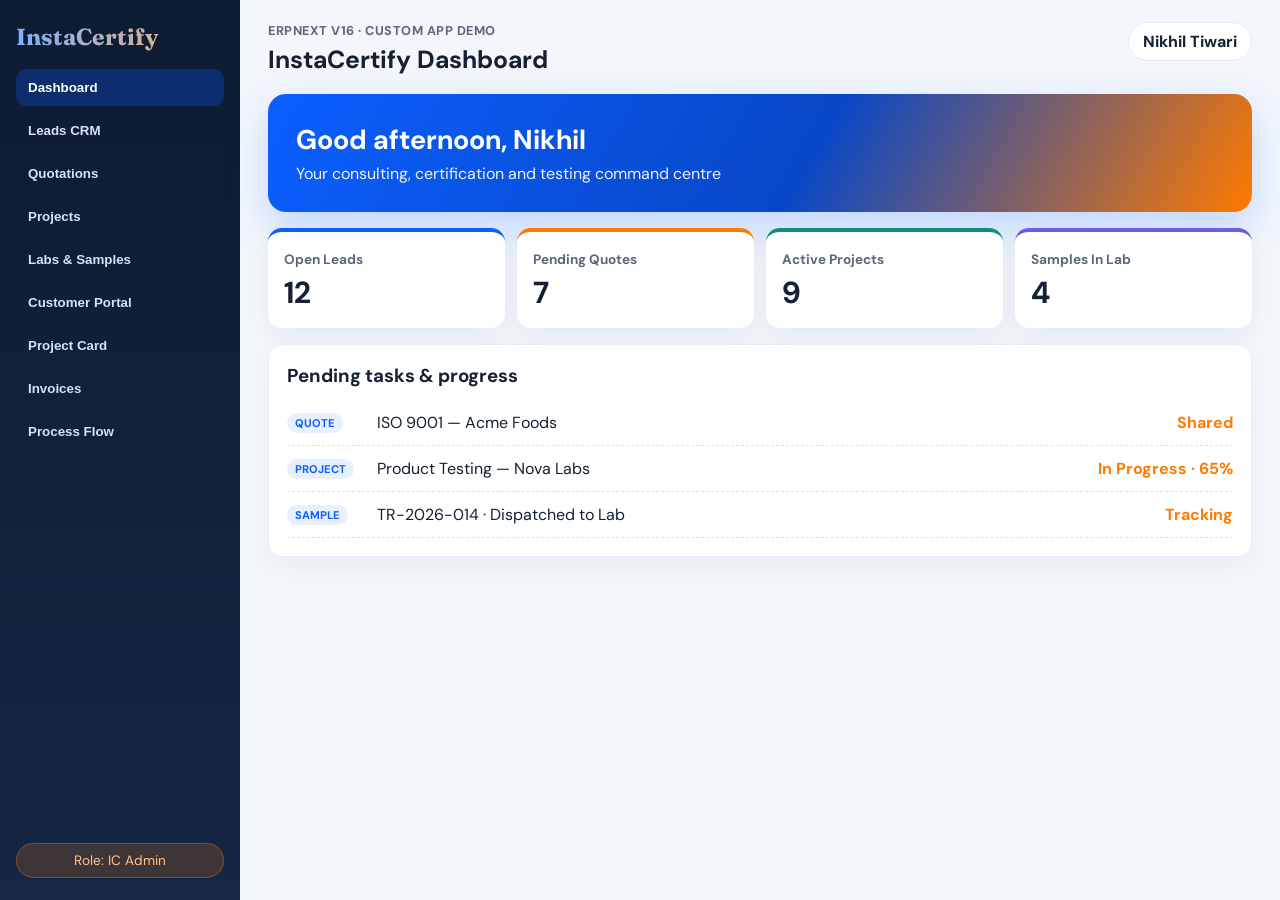
<file: demo/index.html>
<!DOCTYPE html>
<html lang="en">
<head>
  <meta charset="UTF-8" />
  <meta name="viewport" content="width=device-width, initial-scale=1" />
  <title>InstaCertify ERP — Demo Walkthrough</title>
  <link rel="preconnect" href="https://fonts.googleapis.com" />
  <link href="https://fonts.googleapis.com/css2?family=DM+Sans:wght@400;600;700;800&family=Fraunces:wght@700&display=swap" rel="stylesheet" />
  <link rel="stylesheet" href="styles.css" />
</head>
<body>
  <div class="app">
    <aside class="sidebar">
      <div class="brand">InstaCertify</div>
      <nav>
        <button class="nav active" data-view="dashboard">Dashboard</button>
        <button class="nav" data-view="leads">Leads CRM</button>
        <button class="nav" data-view="quotes">Quotations</button>
        <button class="nav" data-view="projects">Projects</button>
        <button class="nav" data-view="testing">Labs & Samples</button>
        <button class="nav" data-view="portal">Customer Portal</button>
        <button class="nav" data-view="projectcard">Project Card</button>
        <button class="nav" data-view="invoices">Invoices</button>
        <button class="nav" data-view="flow">Process Flow</button>
      </nav>
      <div class="role-pill">Role: IC Admin</div>
    </aside>

    <main>
      <header class="topbar">
        <div>
          <div class="eyebrow">ERPNext v16 · Custom App Demo</div>
          <h1 id="page-title">InstaCertify Dashboard</h1>
        </div>
        <div class="user">Nikhil Tiwari</div>
      </header>

      <section id="view-dashboard" class="view active">
        <div class="hero">
          <h2>Good afternoon, Nikhil</h2>
          <p>Your consulting, certification and testing command centre</p>
        </div>
        <div class="cards">
          <article class="card" style="--c:#0B5FFF"><span>Open Leads</span><strong>12</strong></article>
          <article class="card" style="--c:#FF7A00"><span>Pending Quotes</span><strong>7</strong></article>
          <article class="card" style="--c:#128C7E"><span>Active Projects</span><strong>9</strong></article>
          <article class="card" style="--c:#6C5CE7"><span>Samples In Lab</span><strong>4</strong></article>
        </div>
        <div class="panel">
          <h3>Pending tasks & progress</h3>
          <div class="task"><b>Quote</b><span>ISO 9001 — Acme Foods</span><em>Shared</em></div>
          <div class="task"><b>Project</b><span>Product Testing — Nova Labs</span><em>In Progress · 65%</em></div>
          <div class="task"><b>Sample</b><span>TR-2026-014 · Dispatched to Lab</span><em>Tracking</em></div>
        </div>
      </section>

      <section id="view-leads" class="view">
        <div class="panel">
          <div class="panel-head">
            <h3>IC Lead</h3>
            <button class="btn">+ New Lead</button>
          </div>
          <table>
            <thead><tr><th>Person</th><th>Company</th><th>Type</th><th>Source</th><th>Size</th><th>State</th><th>Status</th></tr></thead>
            <tbody>
              <tr><td>Riya Shah</td><td>Acme Foods</td><td>Service</td><td>IndiaMART</td><td>Medium</td><td>Maharashtra</td><td><span class="tag orange">Open</span></td></tr>
              <tr><td>Amit Verma</td><td>Nova Labs</td><td>Testing</td><td>Google</td><td>Small</td><td>Karnataka</td><td><span class="tag blue">Qualified</span></td></tr>
              <tr><td>Sana Khan</td><td>GreenChem</td><td>Both</td><td>Consultant</td><td>Large</td><td>Delhi</td><td><span class="tag green">Won</span></td></tr>
            </tbody>
          </table>
        </div>
      </section>

      <section id="view-quotes" class="view">
        <div class="split">
          <div class="panel">
            <h3>IC Quotation · IC-QTN-2026-0042</h3>
            <label>Customer</label>
            <select>
              <option value="">Select Customer</option>
              <option selected>ABC Electronics</option>
              <option>Nova Labs GmbH</option>
              <option>GreenChem India</option>
            </select>
            <label>Template</label>
            <select><option>ISO 9001 Standard Pack</option><option>Product Testing Pack</option><option>Certificate Renewal</option></select>
            <label>Service</label>
            <input value="ISO 9001 Certification" readonly />
            <label>Currency</label>
            <input value="INR" readonly />
            <table class="mini">
              <thead><tr><th>Cost Type</th><th>Payable To</th><th>Amount</th><th>Revenue?</th></tr></thead>
              <tbody>
                <tr><td>Consulting</td><td>InstaCertify</td><td>₹75,000</td><td>Yes</td></tr>
                <tr><td>Lab / Testing</td><td>InstaCertify</td><td>₹18,000</td><td>Yes</td></tr>
                <tr><td>Government Fees</td><td>Government Portal</td><td>₹12,000</td><td>No</td></tr>
              </tbody>
            </table>
            <div class="totals">
              <div>Our Revenue <b>₹93,000</b></div>
              <div>Grand Total <b>₹1,05,000</b></div>
            </div>
            <div class="actions">
              <button class="btn">Share with Customer</button>
              <button class="btn ghost">Save as Template</button>
              <button class="btn accent">Start Project</button>
            </div>
          </div>
          <div class="panel portal-preview">
            <div class="logo">InstaCertify</div>
            <h4>Customer Quote Link</h4>
            <p>/quote/ab12…xy90</p>
            <div class="qr">QR</div>
            <p class="muted">Barcode IC-QUOTATION-9F2A…</p>
            <div class="actions">
              <button class="btn">Accept Quote</button>
              <button class="btn ghost">Request Changes</button>
            </div>
          </div>
        </div>
      </section>

      <section id="view-projects" class="view">
        <div class="panel">
          <h3>IC Project · Acme Foods — ISO 9001</h3>
          <div class="progress"><div style="width:65%"></div></div>
          <p class="muted">Progress 65% · Operations Manager assigned</p>
          <div class="grid3">
            <div class="tile"><h4>Deliverables</h4><p>Certificate draft.pdf<br>Audit photos.zip</p></div>
            <div class="tile"><h4>Credentials</h4><p>Portal login stored<br>GST credentials</p></div>
            <div class="tile"><h4>Document Library</h4><p>TRF shared<br>3/5 files uploaded</p></div>
          </div>
        </div>
      </section>

      <section id="view-testing" class="view">
        <div class="split">
          <div class="panel">
            <h3>Lab Library</h3>
            <table>
              <thead><tr><th>Lab</th><th>Location</th><th>Accreditation</th><th>Price</th></tr></thead>
              <tbody>
                <tr><td>NABL Test Hub</td><td>Pune</td><td>ISO/IEC 17025</td><td>₹4,500</td></tr>
                <tr><td>Metro Analytical</td><td>Chennai</td><td>NABL</td><td>₹6,200</td></tr>
              </tbody>
            </table>
          </div>
          <div class="panel">
            <h3>Sample Tracking</h3>
            <div class="steps">
              <span class="done">Received</span>
              <span class="done">Dispatched</span>
              <span class="now">Testing</span>
              <span>Report</span>
              <span>Shared</span>
            </div>
            <p>Tracking code <b>SMP-A91C2F</b></p>
            <div class="qr">Sample QR</div>
          </div>
        </div>
      </section>

      <section id="view-portal" class="view">
        <div class="panel portal-preview wide">
          <div class="logo">InstaCertify</div>
          <h3>Customer portals (no login)</h3>
          <ul class="links">
            <li><code>/quote/&lt;token&gt;</code> — accept or request changes</li>
            <li><code>/docs-upload/&lt;token&gt;</code> — checklist PDF/image upload</li>
            <li><code>/customer-project/&lt;token&gt;</code> — project progress card</li>
            <li><code>/customer-credentials/&lt;token&gt;</code> — shareable login credentials</li>
            <li><code>/pay-invoice/&lt;token&gt;</code> — Zoho-style payment link</li>
            <li><code>/invoice-portal/&lt;token&gt;</code> — customer invoice portal</li>
          </ul>
        </div>
      </section>

      <section id="view-projectcard" class="view">
        <div class="panel portal-preview" style="max-width:480px;margin:0 auto;border-top:5px solid #0B5FFF">
          <div class="logo">INSTACERTIFY</div>
          <h2 style="margin:16px 0 4px">ABC Electronics</h2>
          <h3 style="margin:0 0 14px;color:#5b677a;font-weight:600">BIS CRS Certification</h3>
          <div style="display:flex;justify-content:space-between;font-weight:700"><span>Project Progress</span><span>65%</span></div>
          <div class="progress"><div style="width:65%"></div></div>
          <h4>DOCUMENTS</h4>
          <p style="color:#0f7a5a;margin:6px 0">✓ Company Registration</p>
          <p style="color:#0f7a5a;margin:6px 0">✓ Authorization Letter</p>
          <p style="color:#0f7a5a;margin:6px 0">✓ Test Report</p>
          <p style="color:#b35400;margin:6px 0">⚠ Product Specification · UPLOAD</p>
          <p style="color:#b35400;margin:6px 0">⚠ Trademark Certificate · UPLOAD</p>
          <div style="text-align:center;margin:14px 0"><button class="btn">Upload Documents</button></div>
          <h4>REPORTS</h4>
          <p>📄 Test Report — View / Download</p>
          <p>📄 Application Report — View / Download</p>
          <h4>MESSAGES</h4>
          <p style="background:#f5f8ff;padding:10px;border-left:4px solid #0B5FFF;border-radius:8px">"Please provide updated Product Specification and Trademark Certificate…"</p>
        </div>
      </section>

      <section id="view-invoices" class="view">
        <div class="panel">
          <h3>IC Invoice · Zoho-style</h3>
          <table>
            <thead><tr><th>Invoice</th><th>Customer</th><th>Currency</th><th>Tax</th><th>Total</th><th>Status</th></tr></thead>
            <tbody>
              <tr><td>IC-INV-2026-0001</td><td>ABC Electronics</td><td>INR</td><td>CGST+SGST</td><td>₹1,09,740</td><td><span class="tag blue">Approved</span></td></tr>
              <tr><td>IC-INV-2026-0002</td><td>Nova Labs GmbH</td><td>USD</td><td>Export (Zero Rated)</td><td>$2,200</td><td><span class="tag orange">Partially Paid</span></td></tr>
            </tbody>
          </table>
          <p class="muted" style="margin-top:12px">Auto: place of supply · HSN/SAC · GSTIN validation · reverse charge · payment links · reminders · credit notes · recurring</p>
        </div>
      </section>

      <section id="view-flow" class="view">
        <div class="panel">
          <h3>End-to-end process</h3>
          <div class="flow">
            <div>Lead CRM</div><i>→</i>
            <div>Quote + Template</div><i>→</i>
            <div>Customer Accept</div><i>→</i>
            <div>Project</div><i>→</i>
            <div>Docs / TRF</div><i>→</i>
            <div>Lab & Sample</div><i>→</i>
            <div>Report / Invoice</div>
          </div>
          <p class="muted">Revenue counted from Consulting + Lab charges · Govt fees tracked separately · Roles: Admin, All Ops Manager, Sales, Operations, HR</p>
        </div>
      </section>
    </main>
  </div>
  <script src="app.js"></script>
</body>
</html>
</file>
<file: demo/styles.css>
:root {
  --blue: #0B5FFF;
  --orange: #FF7A00;
  --ink: #152033;
  --muted: #5b677a;
  --bg: #f3f7fc;
  --side: #0d1b33;
}

* { box-sizing: border-box; }
body {
  margin: 0;
  font-family: "DM Sans", sans-serif;
  color: var(--ink);
  background: var(--bg);
}

.app { display: grid; grid-template-columns: 240px 1fr; min-height: 100vh; }

.sidebar {
  background: linear-gradient(180deg, #0d1b33, #152744);
  color: #fff;
  padding: 22px 16px;
  display: flex;
  flex-direction: column;
  gap: 18px;
}

.brand {
  font-family: Fraunces, serif;
  font-size: 1.45rem;
  background: linear-gradient(90deg, #7eb0ff, #ffb067);
  -webkit-background-clip: text;
  background-clip: text;
  color: transparent;
  font-weight: 700;
}

.sidebar nav { display: flex; flex-direction: column; gap: 6px; }
.nav {
  border: 0;
  text-align: left;
  background: transparent;
  color: #d7e2f5;
  padding: 11px 12px;
  border-radius: 10px;
  cursor: pointer;
  font-weight: 600;
}
.nav.active, .nav:hover { background: rgba(11,95,255,.28); color: #fff; }

.role-pill {
  margin-top: auto;
  background: rgba(255,122,0,.18);
  color: #ffc48a;
  border: 1px solid rgba(255,122,0,.35);
  border-radius: 999px;
  padding: 8px 12px;
  font-size: .85rem;
  text-align: center;
}

main { padding: 22px 28px 40px; }
.topbar {
  display: flex;
  justify-content: space-between;
  align-items: start;
  margin-bottom: 18px;
}
.eyebrow { color: var(--muted); font-size: .8rem; font-weight: 700; letter-spacing: .04em; text-transform: uppercase; }
h1 { margin: 4px 0 0; font-size: 1.55rem; }
.user {
  background: #fff;
  border-radius: 999px;
  padding: 8px 14px;
  border: 1px solid #e4ebf5;
  font-weight: 700;
}

.view { display: none; animation: fade .35s ease; }
.view.active { display: block; }
@keyframes fade { from { opacity: 0; transform: translateY(6px);} to { opacity: 1; transform: none; } }

.hero {
  background: linear-gradient(120deg, #0B5FFF, #0847c7 55%, #FF7A00);
  color: #fff;
  border-radius: 18px;
  padding: 28px;
  margin-bottom: 16px;
  box-shadow: 0 16px 40px rgba(11,95,255,.22);
}
.hero h2 { margin: 0 0 6px; font-size: 1.7rem; }
.hero p { margin: 0; opacity: .92; }

.cards {
  display: grid;
  grid-template-columns: repeat(4, 1fr);
  gap: 12px;
  margin-bottom: 16px;
}
.card {
  background: #fff;
  border-radius: 14px;
  padding: 16px;
  border-top: 4px solid var(--c);
  box-shadow: 0 8px 24px rgba(21,32,51,.06);
}
.card span { color: var(--muted); font-weight: 700; font-size: .85rem; }
.card strong { display: block; font-size: 1.9rem; margin-top: 4px; }

.panel {
  background: #fff;
  border-radius: 14px;
  padding: 18px;
  border: 1px solid #e5edf7;
  box-shadow: 0 8px 24px rgba(21,32,51,.05);
}
.panel-head { display: flex; justify-content: space-between; align-items: center; }
.panel h3 { margin: 0 0 12px; }

.task {
  display: grid;
  grid-template-columns: 80px 1fr auto;
  gap: 10px;
  padding: 12px 0;
  border-bottom: 1px dashed #d9e2ef;
  align-items: center;
}
.task b {
  font-size: .7rem;
  text-transform: uppercase;
  color: var(--blue);
  background: #e8f0ff;
  padding: 3px 8px;
  border-radius: 999px;
  width: fit-content;
}
.task em { color: var(--orange); font-style: normal; font-weight: 700; }

table { width: 100%; border-collapse: collapse; }
th, td { text-align: left; padding: 10px 8px; border-bottom: 1px solid #e8eef7; font-size: .92rem; }
th { color: var(--muted); font-size: .78rem; text-transform: uppercase; letter-spacing: .04em; }

.tag { padding: 3px 8px; border-radius: 999px; font-size: .75rem; font-weight: 700; }
.tag.orange { background: #ffe8d1; color: #b35400; }
.tag.blue { background: #e8f0ff; color: #0847c7; }
.tag.green { background: #ddf7ef; color: #0f7a5a; }

.btn {
  border: 0;
  background: linear-gradient(135deg, var(--blue), #0847c7);
  color: #fff;
  border-radius: 10px;
  padding: 10px 14px;
  font-weight: 700;
  cursor: pointer;
}
.btn.ghost { background: #ffe8d1; color: #b35400; }
.btn.accent { background: linear-gradient(135deg, #FF7A00, #e06600); }

.split { display: grid; grid-template-columns: 1.3fr 1fr; gap: 14px; }
label { display: block; margin: 10px 0 4px; font-size: .8rem; color: var(--muted); font-weight: 700; }
input, select {
  width: 100%;
  border: 1px solid #d7e0ee;
  border-radius: 10px;
  padding: 10px 12px;
  font: inherit;
  background: #f8fbff;
}
.totals {
  display: flex;
  justify-content: space-between;
  margin: 14px 0;
  padding: 12px;
  background: #f3f7ff;
  border-radius: 10px;
}
.actions { display: flex; flex-wrap: wrap; gap: 8px; }

.portal-preview {
  background:
    radial-gradient(400px 160px at 0% 0%, rgba(11,95,255,.12), transparent 55%),
    radial-gradient(360px 140px at 100% 0%, rgba(255,122,0,.14), transparent 50%),
    #fff;
}
.portal-preview .logo {
  font-family: Fraunces, serif;
  font-weight: 700;
  background: linear-gradient(90deg, var(--blue), var(--orange));
  -webkit-background-clip: text;
  background-clip: text;
  color: transparent;
  font-size: 1.3rem;
}
.qr {
  width: 110px;
  height: 110px;
  border: 2px dashed #9db5df;
  border-radius: 12px;
  display: grid;
  place-items: center;
  color: var(--muted);
  font-weight: 700;
  margin: 12px 0;
  background:
    repeating-linear-gradient(90deg, #111 0 2px, transparent 2px 6px),
    repeating-linear-gradient(#111 0 2px, transparent 2px 6px);
  background-size: 18px 18px;
  background-position: center;
  color: #fff;
  text-shadow: 0 0 4px #000;
}
.muted { color: var(--muted); }
.wide { max-width: 820px; }
.links { line-height: 1.9; }
.links code { background: #eef3ff; padding: 2px 6px; border-radius: 6px; color: #0847c7; }

.progress {
  height: 12px;
  background: #e8eef7;
  border-radius: 999px;
  overflow: hidden;
  margin: 10px 0;
}
.progress div {
  height: 100%;
  background: linear-gradient(90deg, var(--blue), var(--orange));
}
.grid3 { display: grid; grid-template-columns: repeat(3, 1fr); gap: 10px; margin-top: 14px; }
.tile {
  background: #f7faff;
  border-radius: 12px;
  padding: 12px;
  border: 1px solid #e5edf7;
}
.tile h4 { margin: 0 0 8px; }

.steps { display: flex; flex-wrap: wrap; gap: 8px; margin: 12px 0 16px; }
.steps span {
  padding: 8px 10px;
  border-radius: 999px;
  background: #e8eef8;
  color: var(--muted);
  font-size: .78rem;
  font-weight: 700;
}
.steps .done { background: #0B5FFF; color: #fff; }
.steps .now { background: #FF7A00; color: #fff; }

.flow {
  display: flex;
  flex-wrap: wrap;
  align-items: center;
  gap: 8px;
  margin: 16px 0;
}
.flow div {
  background: linear-gradient(135deg, var(--blue), #0847c7);
  color: #fff;
  padding: 12px 14px;
  border-radius: 12px;
  font-weight: 700;
  font-size: .85rem;
}
.flow i { color: var(--orange); font-style: normal; font-weight: 800; }

@media (max-width: 960px) {
  .app { grid-template-columns: 1fr; }
  .cards, .split, .grid3 { grid-template-columns: 1fr; }
}
</file>
